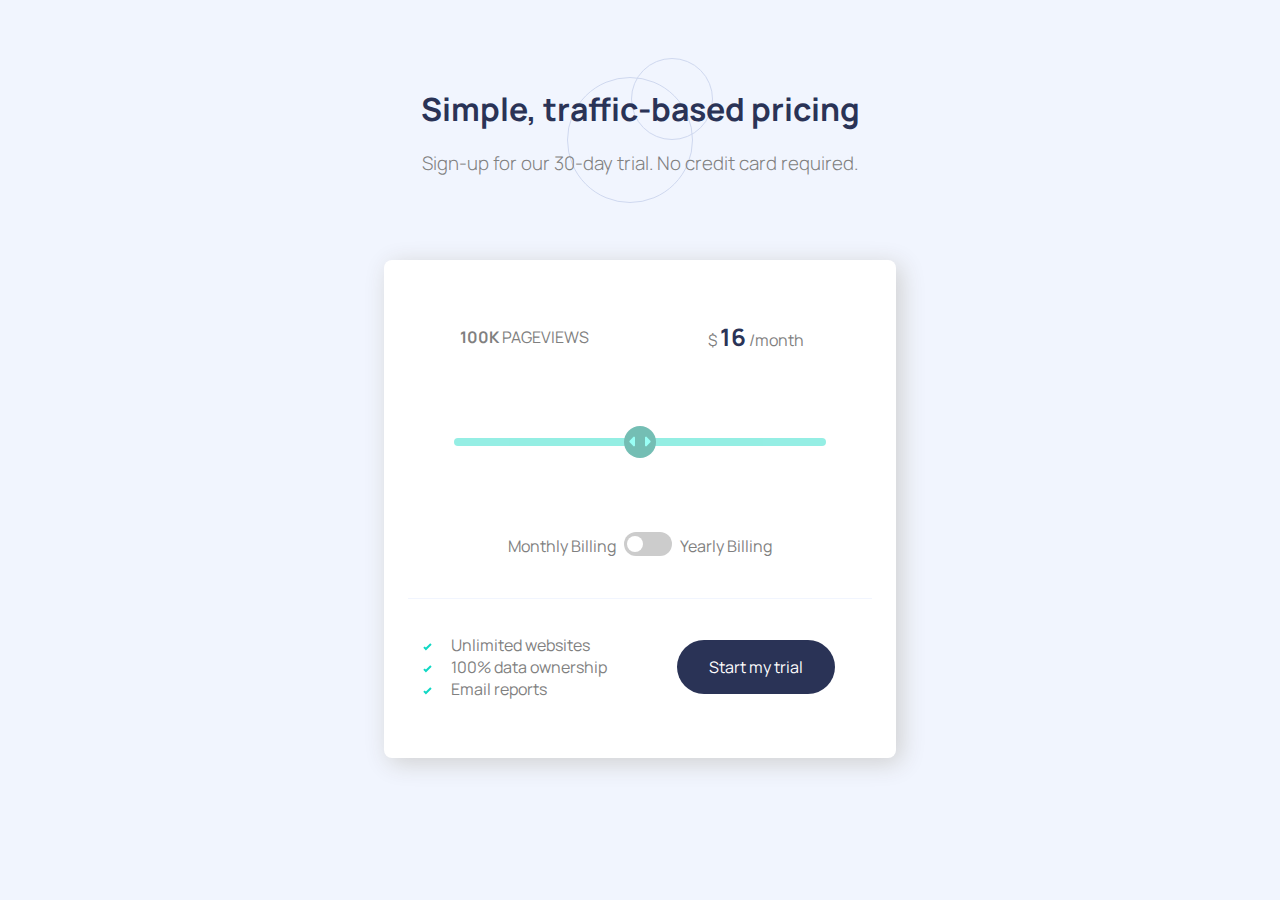
<file: Front End/interactive-pricing-component-main/index.html>
<!DOCTYPE html>
<html lang="en">
<head>
  <meta charset="UTF-8">
  <meta name="viewport" content="width=device-width, initial-scale=1.0"> <!-- displays site properly based on user's device -->

  <link rel="icon" type="image/png" sizes="32x32" href="./images/favicon-32x32.png">
  <link rel="stylesheet" href="./style/index.css">
  
  <title>🌻 Dynamic price 🌻</title>
</head>
<body>
  <header>
    <h1>Simple, traffic-based pricing</h1> 
    <h3>Sign-up for our 30-day trial. No credit card required.</h3>
  </header>


  <div class="offer-box">
    <div class="pageviews center-box">
      <p class="uppercase" ><span id ="pageviewtext">100K</span> Pageviews</p> 
    </div>
    <div class="price center-box">
      <p>$ <span id="pricetext">16</span> /month</p>
      
    </div>
    <div class="slide center-box">
      <input id = "slider" type="range" min="1" max="5">
    </div>
    <div class="billing">
      <span>Monthly Billing</span> 
      <span>
        <label class="switch" for="checkbox">
          <input type="checkbox" id="checkbox" />
          <div class="slider round"></div>
        </label>
      </span>
      <span id = "discount-text">
        Yearly Billing 
        <div id = "discount-amount">25% discount</div>
         
      </span>


    </div>

    <div class="check center-box">
      <p><svg xmlns="http://www.w3.org/2000/svg" width="9" height="8"><path fill="none" stroke="#10D8C4" stroke-width="2" d="M1 4.134l1.907 1.908L7.949 1"/></svg> 
        Unlimited websites </p> 
      <p><svg xmlns="http://www.w3.org/2000/svg" width="9" height="8"><path fill="none" stroke="#10D8C4" stroke-width="2" d="M1 4.134l1.907 1.908L7.949 1"/></svg> 
        100% data ownership</p> 
      <p><svg xmlns="http://www.w3.org/2000/svg" width="9" height="8"><path fill="none" stroke="#10D8C4" stroke-width="2" d="M1 4.134l1.907 1.908L7.949 1"/></svg> 
        Email reports</p> 
    </div>

    <div class="start center-box">
    <div class="button">Start my trial</div>  
      
    </div>
  </div>
  
</body>
<script>
  const pageHandler = (event) => {
    pageviews.innerHTML=''
    price.innerHTML=''
    const offer = cursor.value
    monthlyprice = priceHandler(offer)

    if (offer === "1") {
      pageviews.insertAdjacentHTML('afterbegin', '10K')
      price.insertAdjacentHTML('beforeend', monthlyprice)
    } else if (offer === "2") {
      pageviews.insertAdjacentHTML('afterbegin', '50K')
      price.insertAdjacentHTML('beforeend', monthlyprice)
    } else if (offer === "3") {
      pageviews.insertAdjacentHTML('afterbegin', '100K')
      price.insertAdjacentHTML('beforeend', monthlyprice)
    }else if (offer === "4") {
      pageviews.insertAdjacentHTML('afterbegin', '500K')
      price.insertAdjacentHTML('beforeend', monthlyprice)
    }else if (offer === "5") {
      pageviews.insertAdjacentHTML('afterbegin', '1M')
      price.insertAdjacentHTML('beforeend', monthlyprice)

    }
  }

  const priceHandler = (offer) => {
    let price = 0
    console.log(discount)
    if (offer === "1"){
      price = 8
    } else if (offer === "2") {
      price = 12 
    }else if (offer === "3") {
      price = 16 
    }else if (offer === "4") {
      price = 24
    }else if (offer === "5") {
      price = 36 
    }
    monthcursor.checked === true ? discount.style.display = "inline" : discount.style.display = "none"
    monthcursor.checked === true ? price = price*0.75 : price = price
    return price
  }

  const cursor = document.querySelector("#slider")
  const pageviews = document.querySelector("#pageviewtext")
  const price = document.querySelector("#pricetext")
  const monthcursor = document.querySelector("#checkbox")
  const discount = document.querySelector("#discount-amount")

  cursor.addEventListener("change", (e)=> pageHandler(e))
  monthcursor.addEventListener("change", (e)=> pageHandler(e))

</script>
</html>
</file>
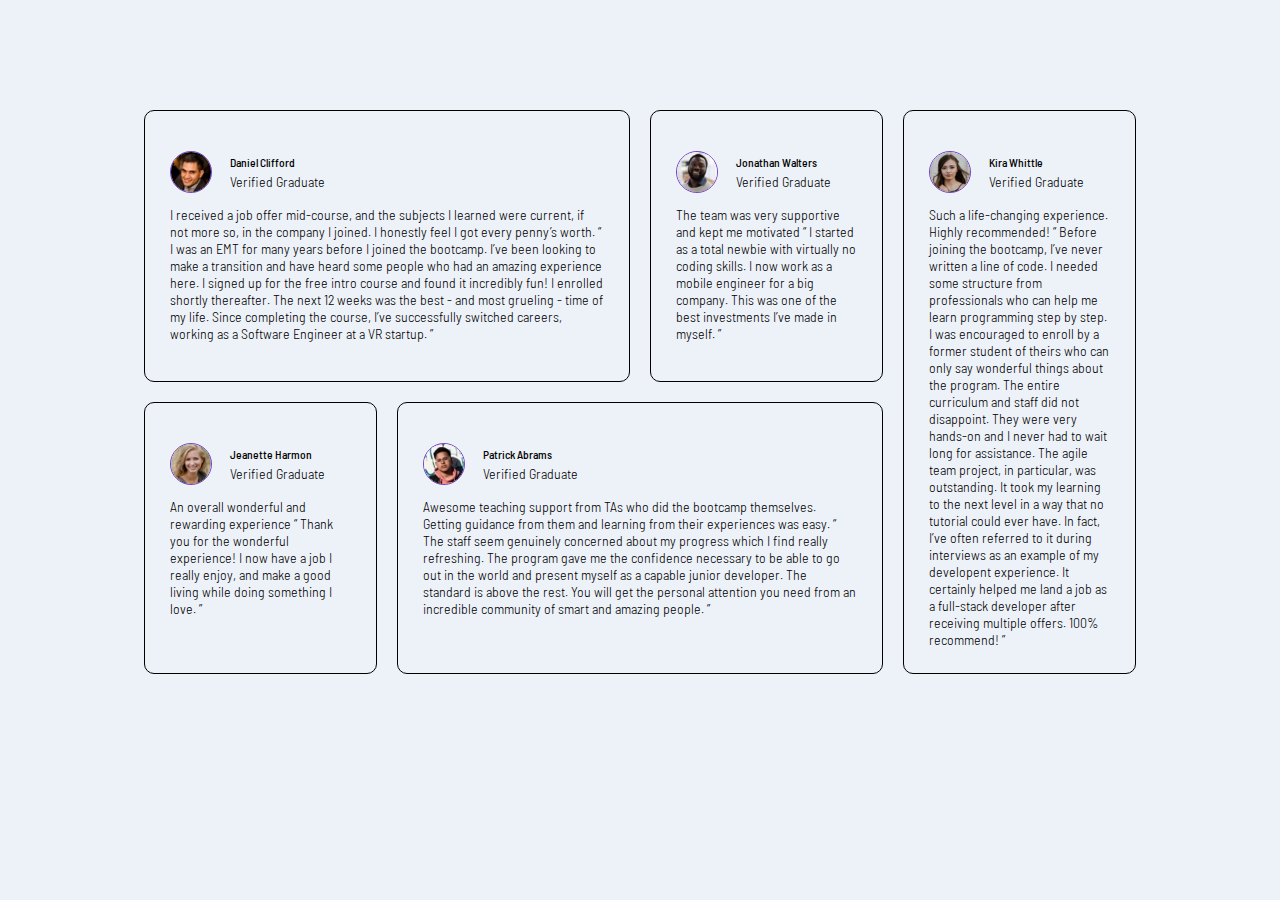
<file: Front End/testimonials-grid-section-main/index.html>
<!DOCTYPE html>
<html lang="en">
<head>
  <meta charset="UTF-8">
  <meta name="viewport" content="width=device-width, initial-scale=1.0"> <!-- displays site properly based on user's device -->

  <link rel="icon" type="image/png" sizes="32x32" href="./images/favicon-32x32.png">
  
  <title>Frontend Mentor | [Challenge Name Here]</title>
  <link rel="stylesheet" href="stylesheet.css">

  <style>

  </style>
</head>
<body>
  <div class="container">
    <div class='daniel card'>
      <div class="card-header">
        <img src="./images/image-daniel.jpg" alt="" class="avatar">
        <div>
          <h5>Daniel Clifford</h5>
          <p>Verified Graduate</p>
        </div>

      </div>

      I received a job offer mid-course, and the subjects I learned were current, if not more so, 
      in the company I joined. I honestly feel I got every penny’s worth.
    
      “ I was an EMT for many years before I joined the bootcamp. I’ve been looking to make a 
      transition and have heard some people who had an amazing experience here. I signed up 
      for the free intro course and found it incredibly fun! I enrolled shortly thereafter. 
      The next 12 weeks was the best - and most grueling - time of my life. Since completing 
      the course, I’ve successfully switched careers, working as a Software Engineer at a VR startup. ”
    </div>

    <div class="jon card">
      <div class="card-header">
        <img src="./images/image-jonathan.jpg" alt="" class="avatar">
        <div>
          <h5>Jonathan Walters</h5>
          <p>Verified Graduate</p> 
        </div>

      </div>
      The team was very supportive and kept me motivated
    
      “ I started as a total newbie with virtually no coding skills. I now work as a mobile engineer 
      for a big company. This was one of the best investments I’ve made in myself. ”
    </div>

    <div class = 'jeanette card'>
      <div class="card-header">
        <img src="./images/image-jeanette.jpg" alt="" class="avatar">
        <div>
          <h5>Jeanette Harmon</h5>
          <p>Verified Graduate</p> 
        </div>

      </div>
        
      An overall wonderful and rewarding experience
    
      “ Thank you for the wonderful experience! I now have a job I really enjoy, and make a good living 
      while doing something I love. ”
    </div>

    <div class="pat card">
      <div class="card-header">
        <img src="./images/image-patrick.jpg" alt="" class="avatar">
        <div>
          <h5>Patrick Abrams</h5>
          <p>Verified Graduate</p> 
        </div>
      </div>    
      Awesome teaching support from TAs who did the bootcamp themselves. Getting guidance from them and 
      learning from their experiences was easy.
    
      “ The staff seem genuinely concerned about my progress which I find really refreshing. The program 
      gave me the confidence necessary to be able to go out in the world and present myself as a capable 
      junior developer. The standard is above the rest. You will get the personal attention you need from 
      an incredible community of smart and amazing people. ”
    </div>
  

  
    <div class="kira card">
      <div class="card-header">
        <img src="./images/image-kira.jpg" alt="" class="avatar">
        <div>
          <h5>Kira Whittle</h5>
          <p>Verified Graduate</p> 
        </div>
      </div>   
    
      Such a life-changing experience. Highly recommended!
    
      “ Before joining the bootcamp, I’ve never written a line of code. I needed some structure from 
      professionals who can help me learn programming step by step. I was encouraged to enroll by a former 
      student of theirs who can only say wonderful things about the program. The entire curriculum and staff 
      did not disappoint. They were very hands-on and I never had to wait long for assistance. The agile team 
      project, in particular, was outstanding. It took my learning to the next level in a way that no tutorial 
      could ever have. In fact, I’ve often referred to it during interviews as an example of my developent 
      experience. It certainly helped me land a job as a full-stack developer after receiving multiple offers. 
      100% recommend! ”
    </div>
    
    
  </div>
 
  <!-- <div class="attribution">
    Challenge by <a href="https://www.frontendmentor.io?ref=challenge" target="_blank">Frontend Mentor</a>. 
    Coded by <a href="#">Your Name Here</a>.
  </div> -->
</body>
</html>
</file>
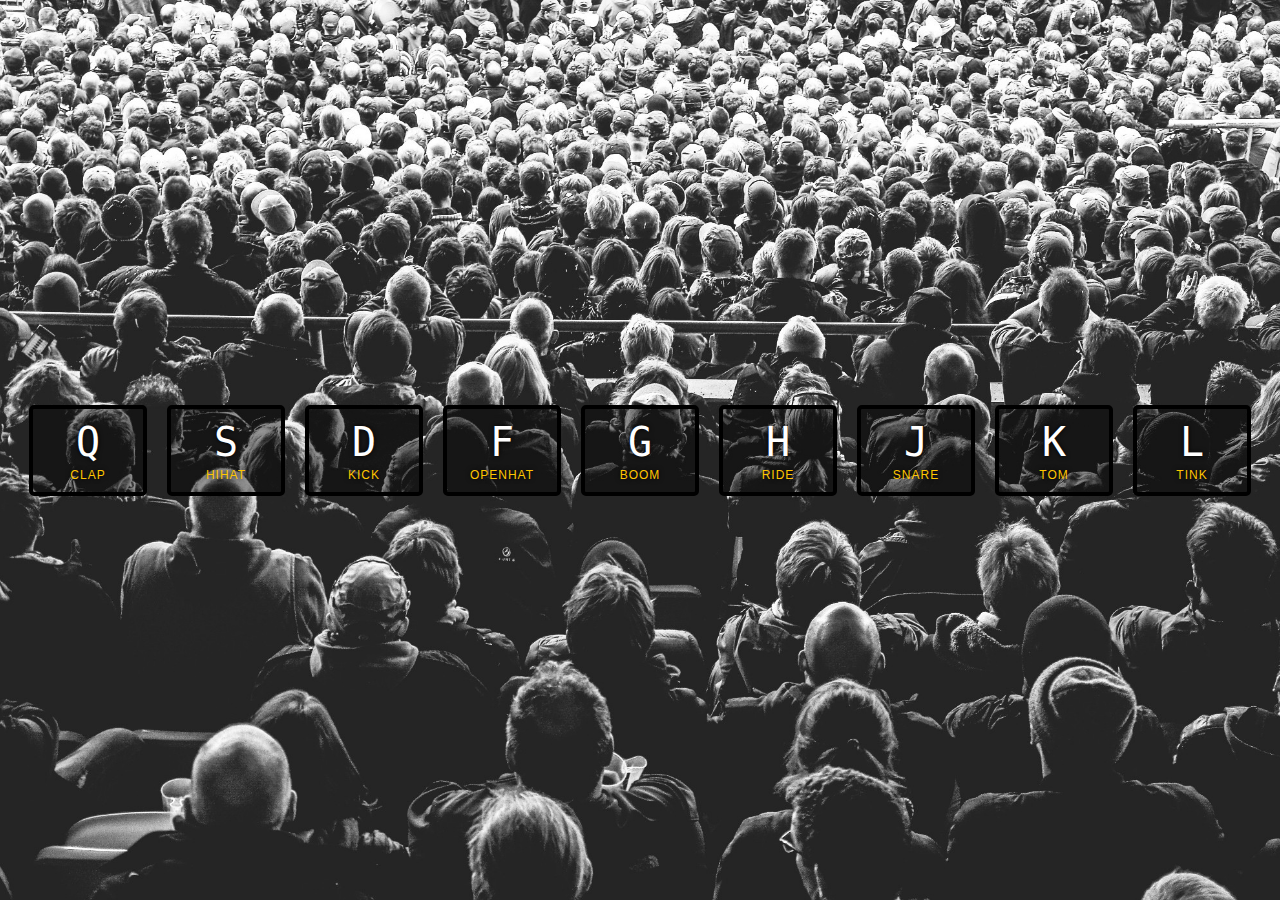
<file: Vanilla JS challenge/01 - JavaScript Drum Kit/index.html>
<!DOCTYPE html>
<html lang="en">
<head>
  <meta charset="UTF-8">
  <title>JS Drum Kit</title>
  <link rel="stylesheet" href="style.css">
</head>
<body>


  <div class="keys">
    <div data-key="81" class="key">
      <kbd>Q</kbd>
      <span class="sound">clap</span>
    </div>
    <div data-key="83" class="key">
      <kbd>S</kbd>
      <span class="sound">hihat</span>
    </div>
    <div data-key="68" class="key">
      <kbd>D</kbd>
      <span class="sound">kick</span>
    </div>
    <div data-key="70" class="key">
      <kbd>F</kbd>
      <span class="sound">openhat</span>
    </div>
    <div data-key="71" class="key">
      <kbd>G</kbd>
      <span class="sound">boom</span>
    </div>
    <div data-key="72" class="key">
      <kbd>H</kbd>
      <span class="sound">ride</span>
    </div>
    <div data-key="74" class="key">
      <kbd>J</kbd>
      <span class="sound">snare</span>
    </div>
    <div data-key="75" class="key">
      <kbd>K</kbd>
      <span class="sound">tom</span>
    </div>
    <div data-key="76" class="key">
      <kbd>L</kbd>
      <span class="sound">tink</span>
    </div>
  </div>

  <audio data-key="81" src="sounds/clap.wav"></audio>
  <audio data-key="83" src="sounds/hihat.wav"></audio>
  <audio data-key="68" src="sounds/kick.wav"></audio>
  <audio data-key="70" src="sounds/openhat.wav"></audio>
  <audio data-key="71" src="sounds/boom.wav"></audio>
  <audio data-key="72" src="sounds/ride.wav"></audio>
  <audio data-key="74" src="sounds/snare.wav"></audio>
  <audio data-key="75" src="sounds/tom.wav"></audio>
  <audio data-key="76" src="sounds/tink.wav"></audio>

<script>
  window.addEventListener("keydown", (e) =>{
    const audio = document.querySelector(`audio[data-key="${e.keyCode}"]`)
    const key = document.querySelector(`.key[data-key="${e.keyCode}"]`)
    audio.currentTime = 0
    audio.play()
    key.classList.add("playing")

  })

  let keys = document.querySelectorAll(".key")

  keys.forEach((key) => {
    key.addEventListener("transitionend", (e) => {
      key.classList.remove("playing")
    })
  })


</script>


</body>
</html>
</file>
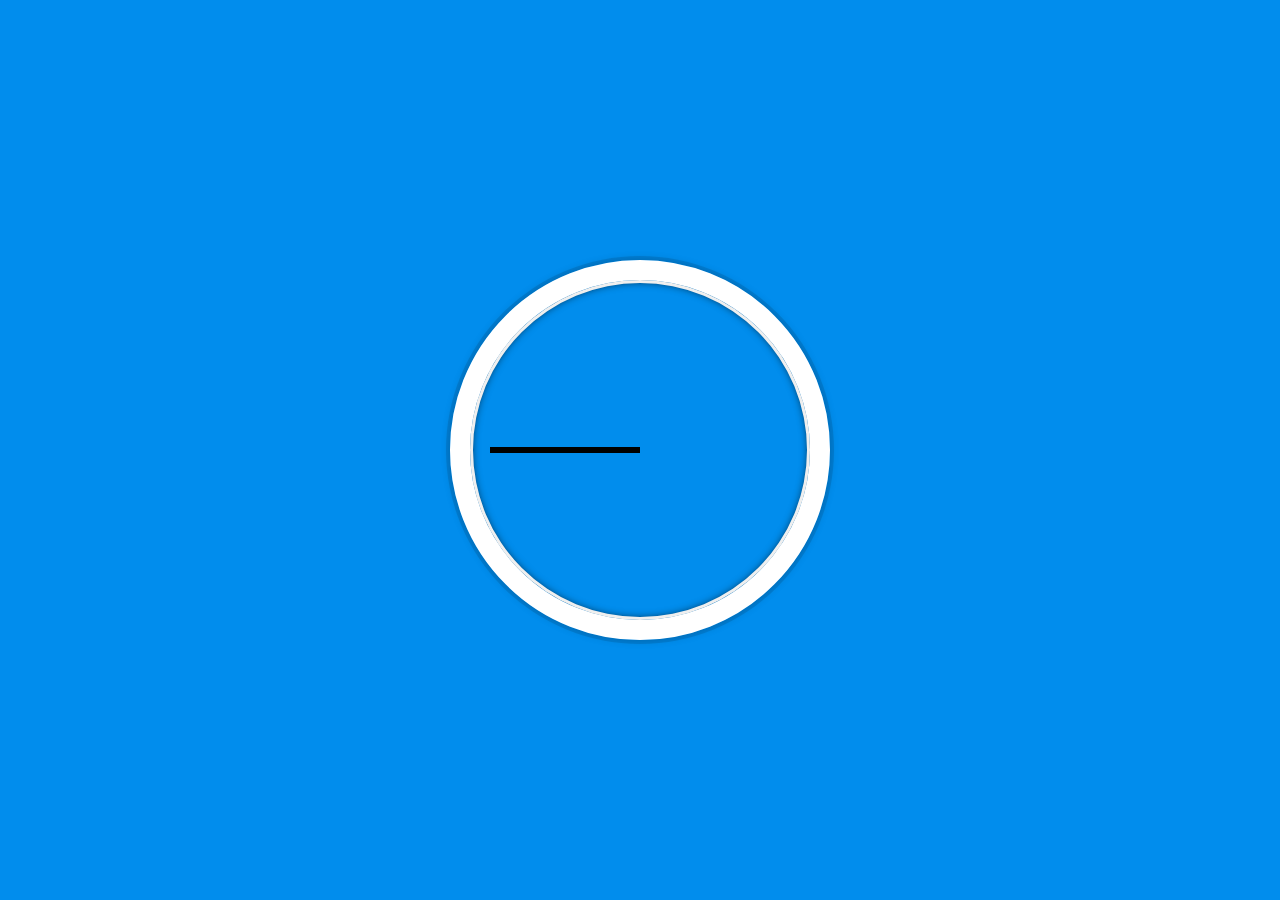
<file: Vanilla JS challenge/02 - JS and CSS Clock/index.html>
<!DOCTYPE html>
<html lang="en">
<head>
  <meta charset="UTF-8">
  <title>JS + CSS Clock</title>
</head>
<body>


    <div class="clock">
      <div class="clock-face">
        <div class="hand hour-hand"></div>
        <div class="hand min-hand"></div>
        <div class="hand second-hand"></div>
      </div>
    </div>


  <style>
    html {
      background: #018DED url(https://unsplash.it/1500/1000?image=881&blur=5);
      background-size: cover;
      font-family: 'helvetica neue';
      text-align: center;
      font-size: 10px;
    }

    body {
      margin: 0;
      font-size: 2rem;
      display: flex;
      flex: 1;
      min-height: 100vh;
      align-items: center;
    }

    .clock {
      width: 30rem;
      height: 30rem;
      border: 20px solid white;
      border-radius: 50%;
      margin: 50px auto;
      position: relative;
      padding: 2rem;
      box-shadow:
        0 0 0 4px rgba(0,0,0,0.1),
        inset 0 0 0 3px #EFEFEF,
        inset 0 0 10px black,
        0 0 10px rgba(0,0,0,0.2);
    }


    .clock-face {
      position: relative;
      width: 100%;
      height: 100%;
      transform: translateY(-3px); /* account for the height of the clock hands */
    }

    .hand {
      width: 50%;
      height: 6px;
      background: black;
      position: absolute;
      top: 50%;
      transform-origin: right;
    }

  </style>

  <script>

    const setDate = () => {
      const now = new Date
      const seconds = now.getSeconds()
      const minutes = now.getMinutes()
      const hours = now.getHours()
      moveHands(seconds, minutes, hours)
    }

    setInterval(setDate, 1000)

    const moveHands = (seconds, minutes, hours) =>{
      const handHours = document.querySelector(".hour-hand")
      const handSeconds = document.querySelector(".second-hand")
      const handMinutes = document.querySelector(".min-hand")

      const setSeconds = ((seconds/60) *360) + 90
      const setMinutes = ((minutes/60) *360) + 90
      const setHours = ((hours/12) *360) + 90

      handSeconds.style.transform = `rotate(${setSeconds}deg)`
      handMinutes.style.transform = `rotate(${setMinutes}deg)`
      handHours.style.transform = `rotate(${setHours}deg)`

    }


  </script>
</body>
</html>
</file>
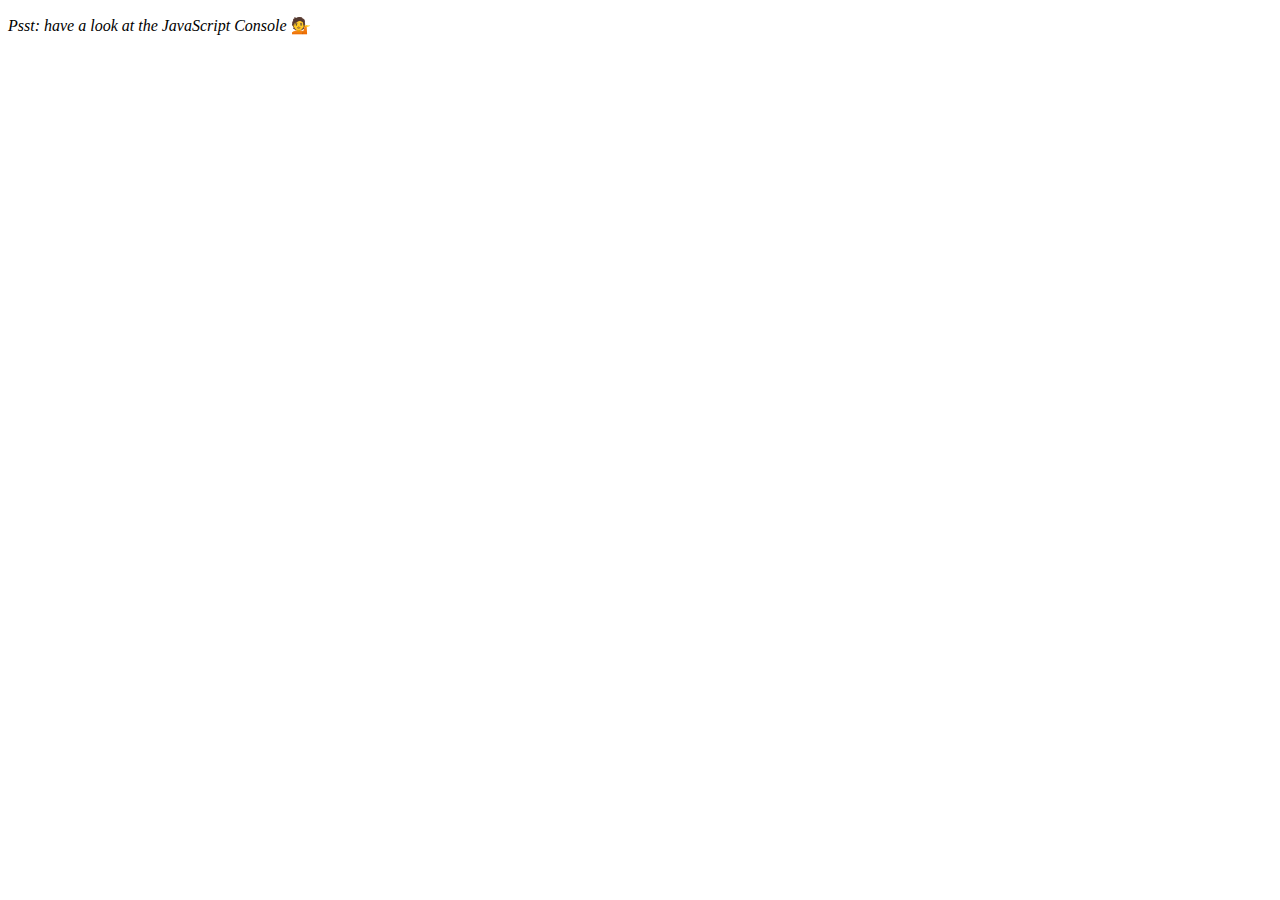
<file: Vanilla JS challenge/04 - Array Cardio Day 1/index.html>
<!DOCTYPE html>
<html lang="en">
<head>
  <meta charset="UTF-8">
  <title>Array Cardio 💪</title>
</head>
<body>
  <p><em>Psst: have a look at the JavaScript Console</em> 💁</p>
  <script>
    // Get your shorts on - this is an array workout!
    // ## Array Cardio Day 1

    // Some data we can work with

    const inventors = [
      { first: 'Albert', last: 'Einstein', year: 1879, passed: 1955 },
      { first: 'Isaac', last: 'Newton', year: 1643, passed: 1727 },
      { first: 'Galileo', last: 'Galilei', year: 1564, passed: 1642 },
      { first: 'Marie', last: 'Curie', year: 1867, passed: 1934 },
      { first: 'Johannes', last: 'Kepler', year: 1571, passed: 1630 },
      { first: 'Nicolaus', last: 'Copernicus', year: 1473, passed: 1543 },
      { first: 'Max', last: 'Planck', year: 1858, passed: 1947 },
      { first: 'Katherine', last: 'Blodgett', year: 1898, passed: 1979 },
      { first: 'Ada', last: 'Lovelace', year: 1815, passed: 1852 },
      { first: 'Sarah E.', last: 'Goode', year: 1855, passed: 1905 },
      { first: 'Lise', last: 'Meitner', year: 1878, passed: 1968 },
      { first: 'Hanna', last: 'Hammarström', year: 1829, passed: 1909 }
    ];

    const people = [
      'Bernhard, Sandra', 'Bethea, Erin', 'Becker, Carl', 'Bentsen, Lloyd', 'Beckett, Samuel', 'Blake, William', 'Berger, Ric', 'Beddoes, Mick', 'Beethoven, Ludwig',
      'Belloc, Hilaire', 'Begin, Menachem', 'Bellow, Saul', 'Benchley, Robert', 'Blair, Robert', 'Benenson, Peter', 'Benjamin, Walter', 'Berlin, Irving',
      'Benn, Tony', 'Benson, Leana', 'Bent, Silas', 'Berle, Milton', 'Berry, Halle', 'Biko, Steve', 'Beck, Glenn', 'Bergman, Ingmar', 'Black, Elk', 'Berio, Luciano',
      'Berne, Eric', 'Berra, Yogi', 'Berry, Wendell', 'Bevan, Aneurin', 'Ben-Gurion, David', 'Bevel, Ken', 'Biden, Joseph', 'Bennington, Chester', 'Bierce, Ambrose',
      'Billings, Josh', 'Birrell, Augustine', 'Blair, Tony', 'Beecher, Henry', 'Biondo, Frank'
    ];

    // Array.prototype.filter()
    // 1. Filter the list of inventors for those who were born in the 1500's
    // const filterByYear = (array) => {
    //   array.forEach(element) => {
    //     console.log(element)
    //   }
    // }

    const fifteen = inventors.filter(inventor => {
      if (inventor.year >= 1500 && inventor.year <= 1599){
        return true
      }
    })

    console.table(fifteen)

    // Array.prototype.map()
    // 2. Give us an array of the inventors first and last names

    const names = inventors.map(inventor => `${inventor.first} ${inventor.last}`)
    console.log(names)

    // Array.prototype.sort()
    // 3. Sort the inventors by birthdate, oldest to youngest

    const sortedInventors = inventors.sort((a,b)=> a.year > b.year ? 1 : -1)
    console.table(sortedInventors)


    // Array.prototype.reduce()
    // 4. How many years did all the inventors live all together?

    // const lifeTime1 = inventors.map((inventor) => inventor.passed - inventor.year)
    // console.log("prems technique")
    // console.log(lifeTime1.reduce((a,b)=> a + b, 0))

    const lifeTime = inventors.reduce((total, inventor)=> {
      return total + (inventor.passed - inventor.year)
    }, 0)
    // console.log("deuz technique")

    console.log(lifeTime)

    // 5. Sort the inventors by years lived

    const oldest = inventors.sort((a,b)=> {
      const lastGuy = a.passed - a.year
      const otherGuy = b.passed - b.year
      return lastGuy > otherGuy ? 1 : -1
    })

    console.table(oldest)

    // 6. create a list of Boulevards in Paris that contain 'de' anywhere in the name
    // https://en.wikipedia.org/wiki/Category:Boulevards_in_Paris




    // 7. sort Exercise
    // Sort the people alphabetically by last name
    const alpha = people.sort((a,b)=> a > b ? 1 : -1)

    console.log(alpha)


    // 8. Reduce Exercise
    // Sum up the instances of each of these
    const data = ['car', 'car', 'truck', 'truck', 'bike', 'walk', 'car', 'van', 'bike', 'walk', 'car', 'van', 'car', 'truck' ];

    const count = data.reduce((object, item)=> {
      object[item] = object[item] === undefined ? 1 : object[item] += 1
      return object
    }, {})

    console.log(count)

  </script>
</body>
</html>
</file>
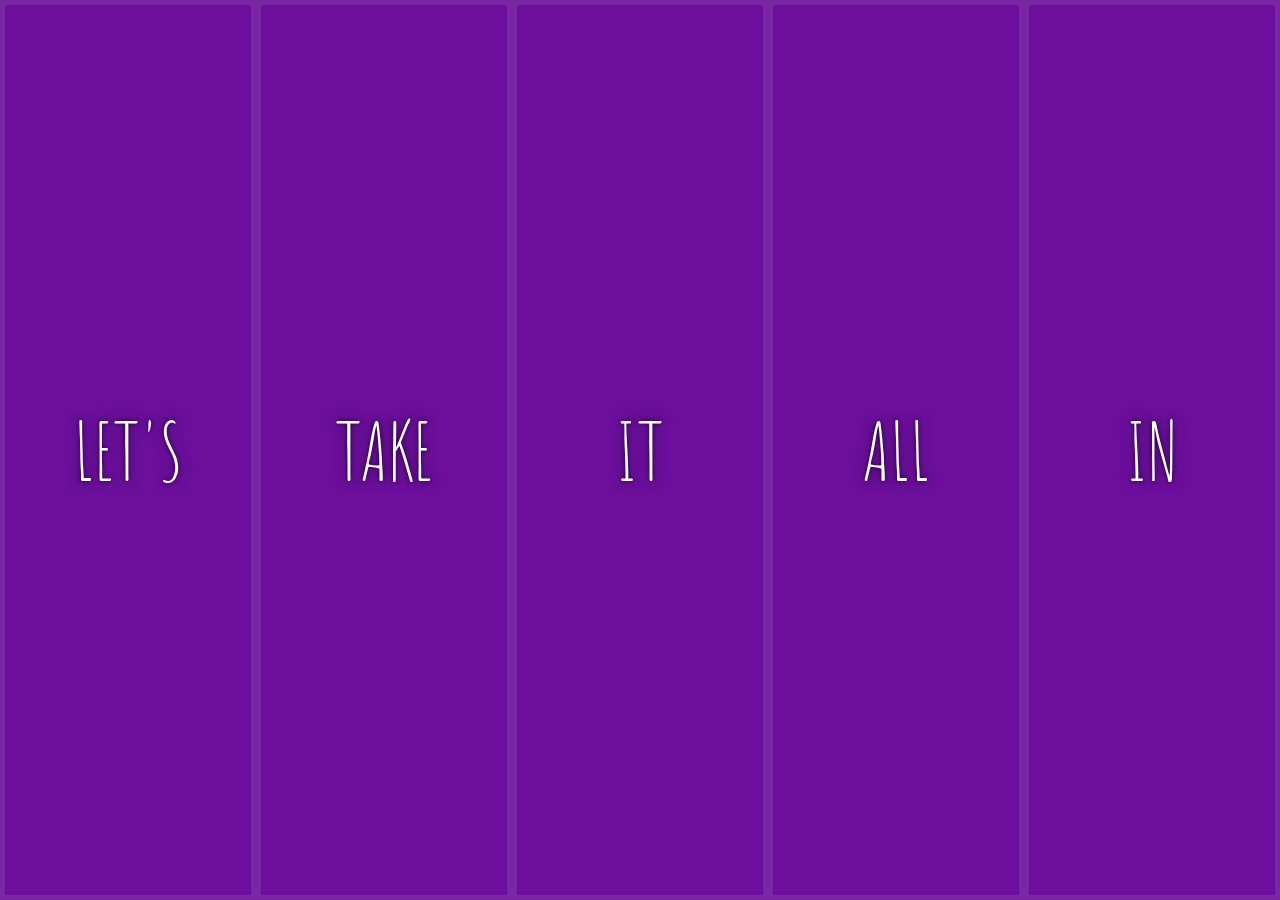
<file: Vanilla JS challenge/05 - Flex Panel Gallery/index.html>
<!DOCTYPE html>
<html lang="en">
<head>
  <meta charset="UTF-8">
  <title>Flex Panels 💪</title>
  <link href='https://fonts.googleapis.com/css?family=Amatic+SC' rel='stylesheet' type='text/css'>
</head>
<body>
  <style>
    html {
      box-sizing: border-box;
      background: #ffc600;
      font-family: 'helvetica neue';
      font-size: 20px;
      font-weight: 200;
    }

    body {
      margin: 0;
    }

    *, *:before, *:after {
      box-sizing: inherit;
    }

    .panels {
      min-height: 100vh;
      overflow: hidden;
      display:flex;
      justify-content: space-between;
      align-items: stretch;
    }

    .panel {
      display: flex;
      flex-direction: column;
      background: #6B0F9C;
      flex:1;
      box-shadow: inset 0 0 0 5px rgba(255,255,255,0.1);
      color: white;
      text-align: center;
      align-items: center;
      /* Safari transitionend event.propertyName === flex */
      /* Chrome + FF transitionend event.propertyName === flex-grow */
      transition:
        font-size 0.7s cubic-bezier(0.61,-0.19, 0.7,-0.11),
        flex 0.7s cubic-bezier(0.61,-0.19, 0.7,-0.11),
        background 0.2s;
      font-size: 20px;
      background-size: cover;
      background-position: center;
      justify-content: center;
      align-items: center;
    }

    .panel1 { background-image:url(https://source.unsplash.com/gYl-UtwNg_I/1500x1500); }
    .panel2 { background-image:url(https://source.unsplash.com/rFKUFzjPYiQ/1500x1500); }
    .panel3 { background-image:url(https://images.unsplash.com/photo-1465188162913-8fb5709d6d57?ixlib=rb-0.3.5&q=80&fm=jpg&crop=faces&cs=tinysrgb&w=1500&h=1500&fit=crop&s=967e8a713a4e395260793fc8c802901d); }
    .panel4 { background-image:url(https://source.unsplash.com/ITjiVXcwVng/1500x1500); }
    .panel5 { background-image:url(https://source.unsplash.com/3MNzGlQM7qs/1500x1500); }

    /* Flex Children */
    .panel > * {
      margin: 0;
      width: 100%;
      transition: transform 0.5s;
      display: flex;
      align-items: center;
      justify-content: center;
      flex:1;

    }

    .panel :first-child{
      transform:translateY(-100%);
    }

    .panel :last-child{
      transform:translateY(+100%);
    }

    .panel p {
      text-transform: uppercase;
      font-family: 'Amatic SC', cursive;
      text-shadow: 0 0 4px rgba(0, 0, 0, 0.72), 0 0 14px rgba(0, 0, 0, 0.45);
      font-size: 2em;
    }

    .panel p:nth-child(2) {
      font-size: 4em;
    }

    .panel.open {
      flex:5;
      font-size: 40px;
    }

    .panel.open-active :first-child{
      transform:translateY(0);
    }

    .open-active :last-child{
      transform:translateY(0);
    }

  </style>


  <div class="panels">
    <div class="panel panel1">
      <p>Hey</p>
      <p>Let's</p>
      <p>Dance</p>
    </div>
    <div class="panel panel2">
      <p>Give</p>
      <p>Take</p>
      <p>Receive</p>
    </div>
    <div class="panel panel3">
      <p>Experience</p>
      <p>It</p>
      <p>Today</p>
    </div>
    <div class="panel panel4">
      <p>Give</p>
      <p>All</p>
      <p>You can</p>
    </div>
    <div class="panel panel5">
      <p>Life</p>
      <p>In</p>
      <p>Motion</p>
    </div>
  </div>

  <script>

    const panels = document.querySelectorAll(".panel")
    panels.forEach(panel => panel.addEventListener("click", (e) =>{
      panel.classList.toggle("open-active")
      panel.classList.toggle("open")
    }))


  </script>



</body>
</html>
</file>
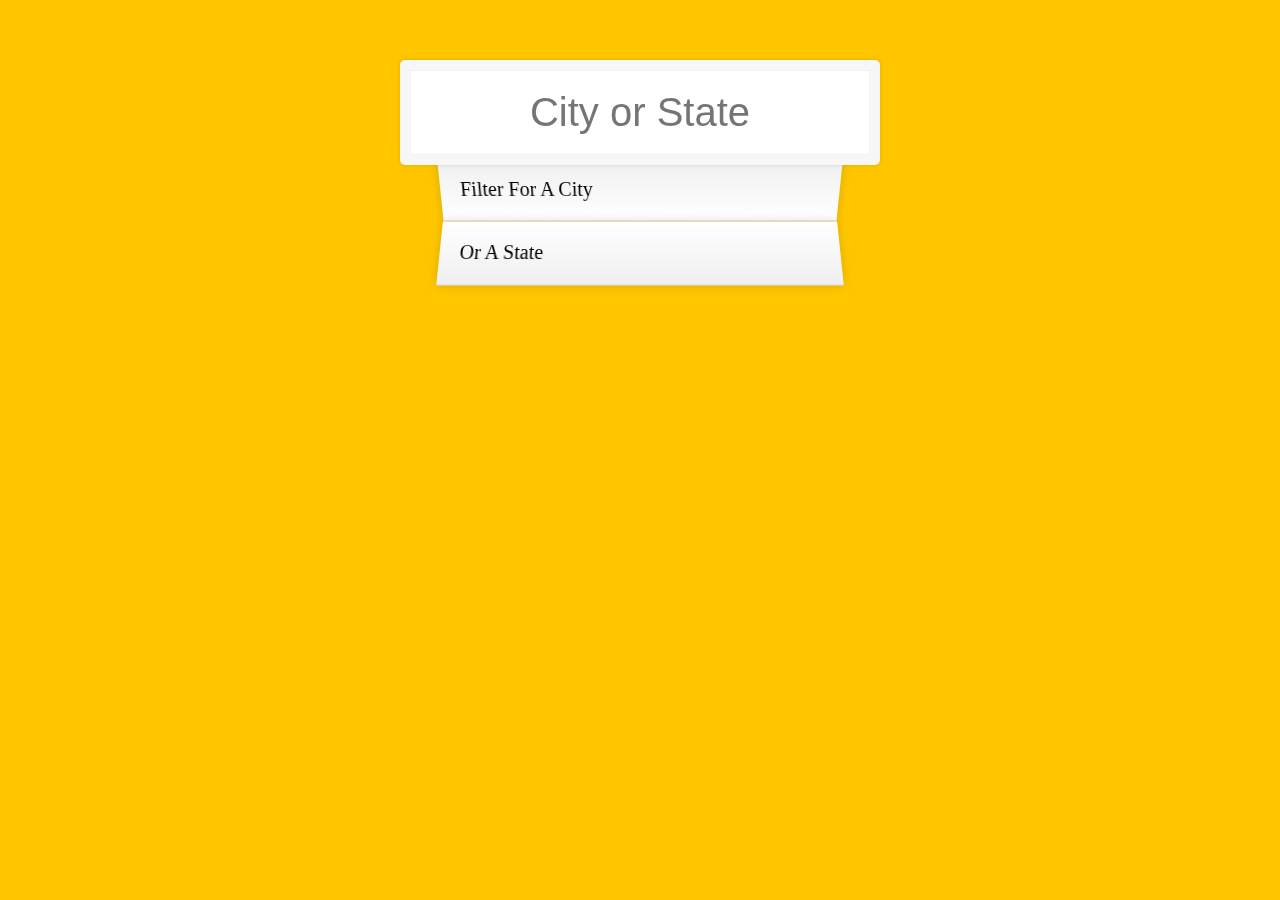
<file: Vanilla JS challenge/06 - Type Ahead/index.html>
<!DOCTYPE html>
<html lang="en">
<head>
  <meta charset="UTF-8">
  <title>Type Ahead 👀</title>
  <link rel="stylesheet" href="style.css">
</head>
<body>

  <form class="search-form">
    <input type="text" class="search" placeholder="City or State">
    <ul class="suggestions">
      <li>Filter for a city</li>
      <li>or a state</li>
    </ul>
  </form>
<script>
const endpoint = 'https://gist.githubusercontent.com/Miserlou/c5cd8364bf9b2420bb29/raw/2bf258763cdddd704f8ffd3ea9a3e81d25e2c6f6/cities.json';
const searchbar = document.querySelector(".search")
const cityList = document.querySelector(".suggestions")


const searchPlace = (event) => {
  fetch(endpoint)
    .then(response => response.json())
    .then((data) => {
      const input = searchbar.value;
      const regex = new RegExp(input, "gi")
      findCities(regex, data)
    });
}

const findCities = (regex, data) =>{
    const cities = data.filter(place => place.city.match(regex)|| place.state.match(regex))
    displayCities(cities)
}

const displayCities = (cities) => {
  console.log(cities)
  cityList.innerHTML = '';
  cities.map(city => {
    cityList.insertAdjacentHTML("beforeend", `<li>${city.city}</li>`)
  })
}

searchbar.addEventListener("keyup", searchPlace);
searchbar.addEventListener('change', searchPlace);




</script>
</body>
</html>
</file>
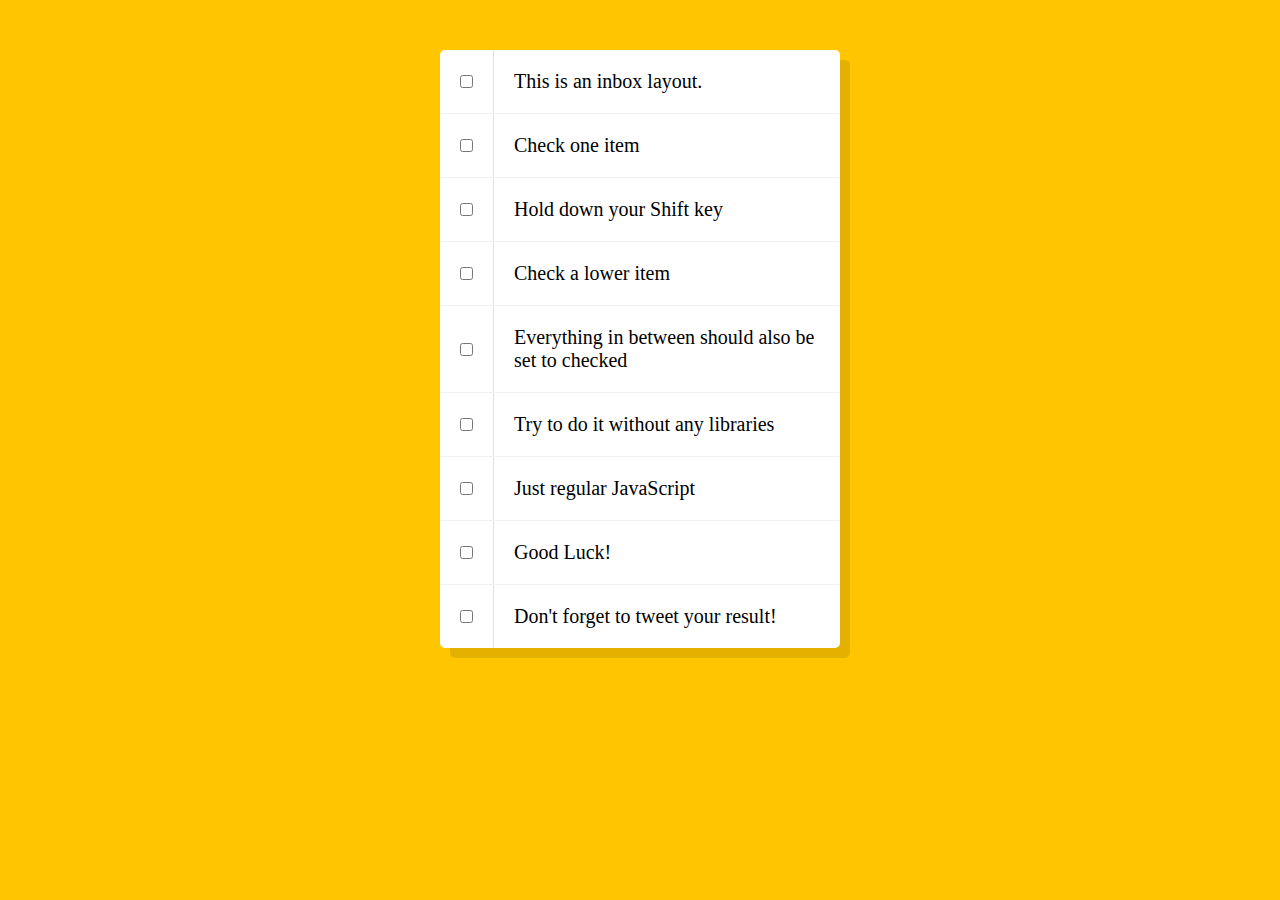
<file: Vanilla JS challenge/10 - Hold Shift and Check Checkboxes/index.html>
<!DOCTYPE html>
<html lang="en">
<head>
  <meta charset="UTF-8">
  <title>Hold Shift to Check Multiple Checkboxes</title>
</head>
<body>
  <style>

    html {
      font-family: sans-serif;
      background: #ffc600;
    }

    .inbox {
      max-width: 400px;
      margin: 50px auto;
      background: white;
      border-radius: 5px;
      box-shadow: 10px 10px 0 rgba(0,0,0,0.1);
    }

    .item {
      display: flex;
      align-items: center;
      border-bottom: 1px solid #F1F1F1;
    }

    .item:last-child {
      border-bottom: 0;
    }

    input:checked + p {
      background: #F9F9F9;
      text-decoration: line-through;
    }

    input[type="checkbox"] {
      margin: 20px;
    }

    p {
      margin: 0;
      padding: 20px;
      transition: background 0.2s;
      flex: 1;
      font-family:'helvetica neue';
      font-size: 20px;
      font-weight: 200;
      border-left: 1px solid #D1E2FF;
    }
  </style>
   <!--
   The following is a common layout you would see in an email client.

   When a user clicks a checkbox, holds Shift, and then clicks another checkbox a few rows down, all the checkboxes inbetween those two checkboxes should be checked.

  -->
  <div class="inbox">
    <div class="item">
      <input type="checkbox">
      <p>This is an inbox layout.</p>
    </div>
    <div class="item">
      <input type="checkbox">
      <p>Check one item</p>
    </div>
    <div class="item">
      <input type="checkbox">
      <p>Hold down your Shift key</p>
    </div>
    <div class="item">
      <input type="checkbox">
      <p>Check a lower item</p>
    </div>
    <div class="item">
      <input type="checkbox">
      <p>Everything in between should also be set to checked</p>
    </div>
    <div class="item">
      <input type="checkbox">
      <p>Try to do it without any libraries</p>
    </div>
    <div class="item">
      <input type="checkbox">
      <p>Just regular JavaScript</p>
    </div>
    <div class="item">
      <input type="checkbox">
      <p>Good Luck!</p>
    </div>
    <div class="item">
      <input type="checkbox">
      <p>Don't forget to tweet your result!</p>
    </div>
  </div>

<script>
  const first_checked = document.querySelector("input:checked")
  const checkboxes = document.querySelectorAll("input")

  let lastChecked;

// console.log(this.document.activeElement.checked)

  // const checkTheBox = checkboxes.forEach(checkbox => {
  //   console.log("hi from check the box")
  // })

function handleCheck(e) {
  let inBetween = false
  if (e.shiftKey === true && this.checked){
    checkboxes.forEach(checkbox => {
      if (checkbox === this || checkbox === lastChecked){
        inBetween = !inBetween
      }

      if (inBetween){
        checkbox.checked = true
      }

    })
  }
  lastChecked = this
}

  checkboxes.forEach(checkbox => checkbox.addEventListener("click", handleCheck))

</script>
</body>
</html>
</file>
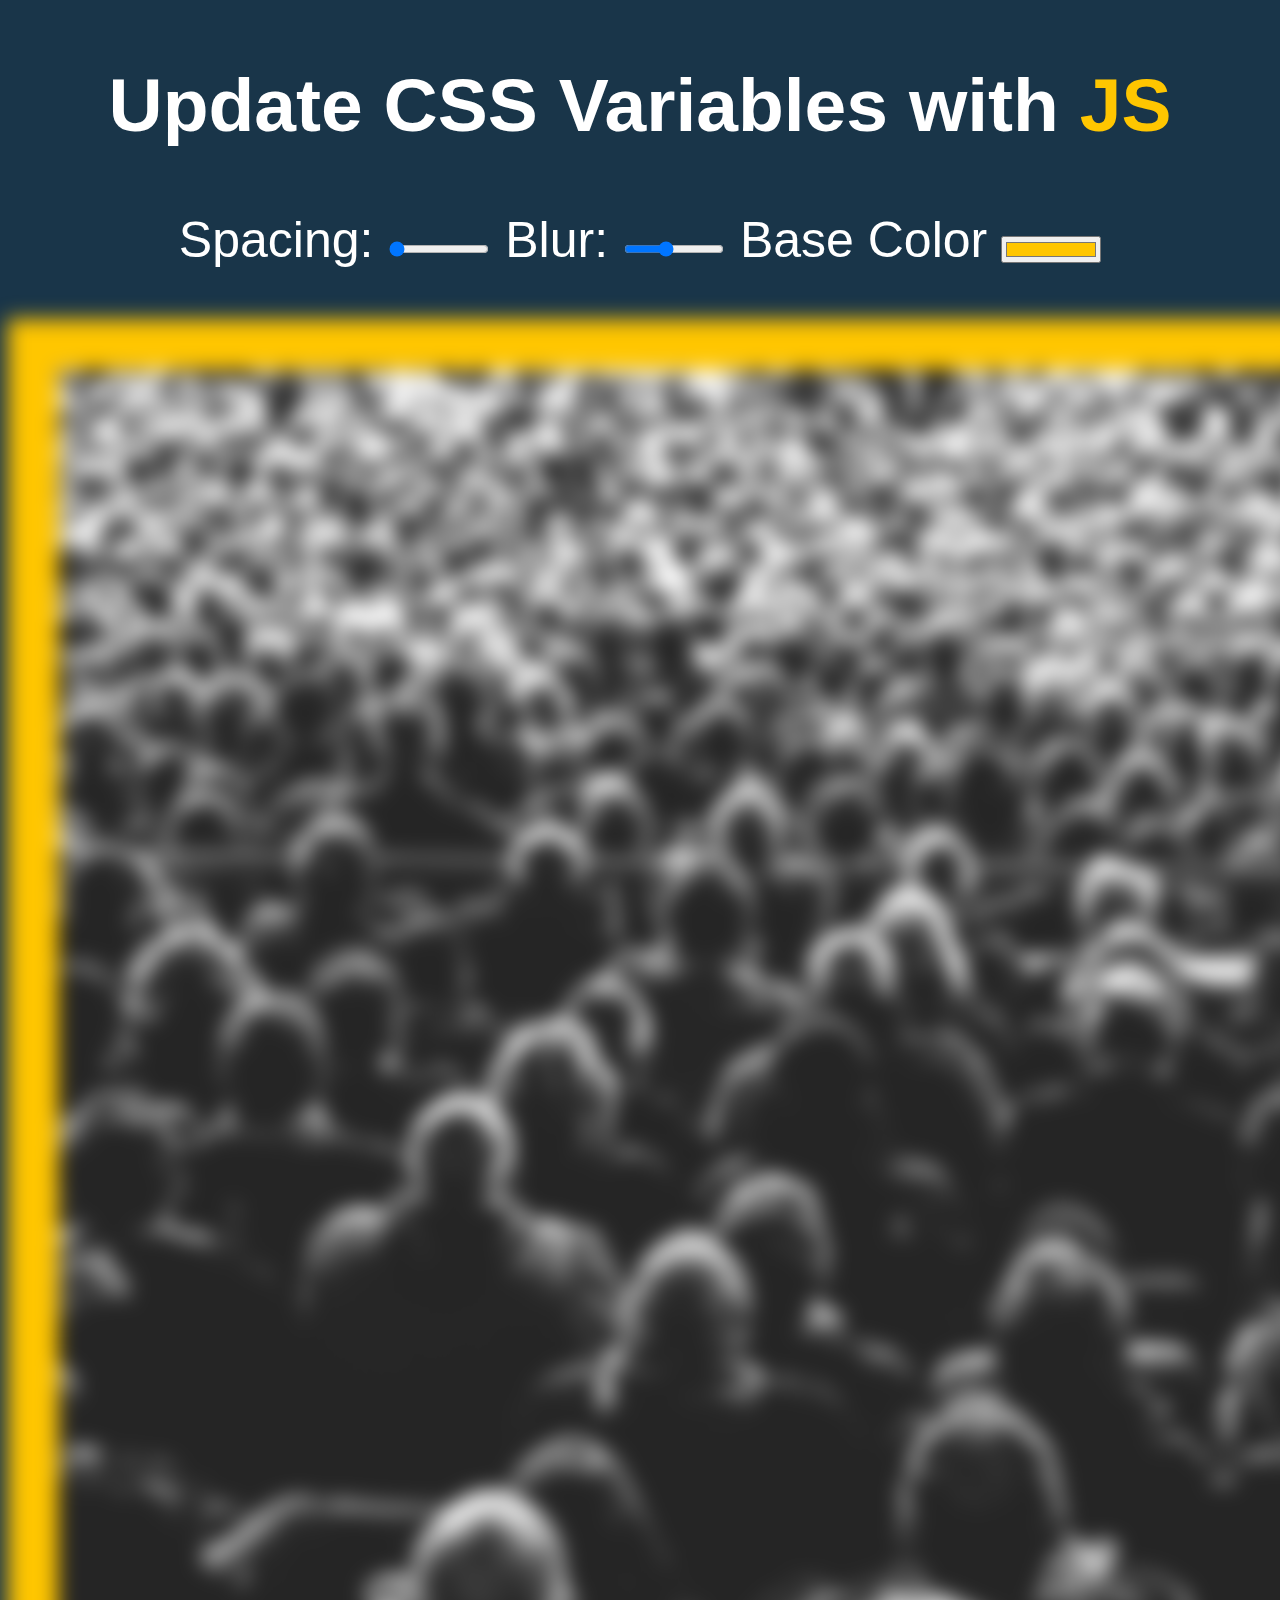
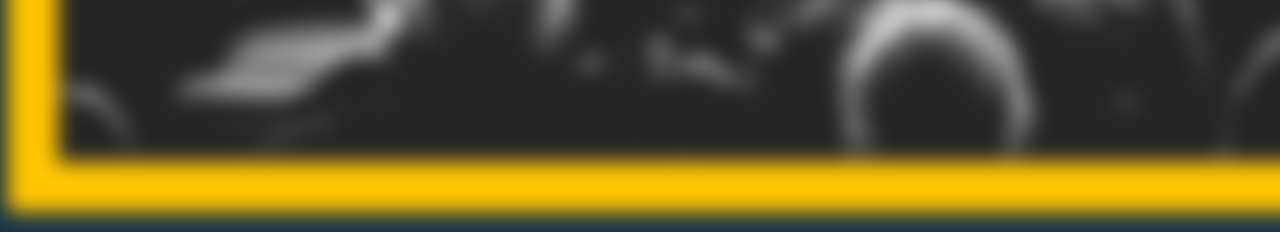
<file: Vanilla JS challenge/03 - CSS Variables/index-START.html>
<!DOCTYPE html>
<html lang="en">
<head>
  <meta charset="UTF-8">
  <title>Scoped CSS Variables and JS</title>
</head>
<body>
  <h2>Update CSS Variables with <span class='h1'>JS</span></h2>

  <div class="controls">
    <label for="spacing">Spacing:</label>
    <input id="spacing" type="range" name="spacing" min="10" max="200" value="10" data-sizing="px">

    <label for="blur">Blur:</label>
    <input id="blur" type="range" name="blur" min="0" max="25" value="10" data-sizing="px">

    <label for="base">Base Color</label>
    <input id="base" type="color" name="base" value="#ffc600" data-sizing="">
  </div>

  <img src="background.jpg">

  <style>
    :root{
      --base:#ffc600;
      --spacing:50px;
      --blur:10px;
    }

    img{
      padding: var(--spacing);
      background: var(--base);
      filter: blur(var(--blur));
    }

    .h1{
      color: var(--base);
    }

    body {
      text-align: center;
      background: #193549;
      color: white;
      font-family: 'helvetica neue', sans-serif;
      font-weight: 100;
      font-size: 50px;
    }

    .controls {
      margin-bottom: 50px;
    }

    input {
      width: 100px;
    }
  </style>


  <script>
    const inputs = document.querySelectorAll("input")
    const image = document.querySelector("img")
    inputs.forEach((input)=>{
      input.addEventListener("change", (e) =>
        document.documentElement.style.setProperty(`--${input.name}`, input.value + input.dataset.sizing)
      )
    })

  </script>

</body>
</html>
</file>
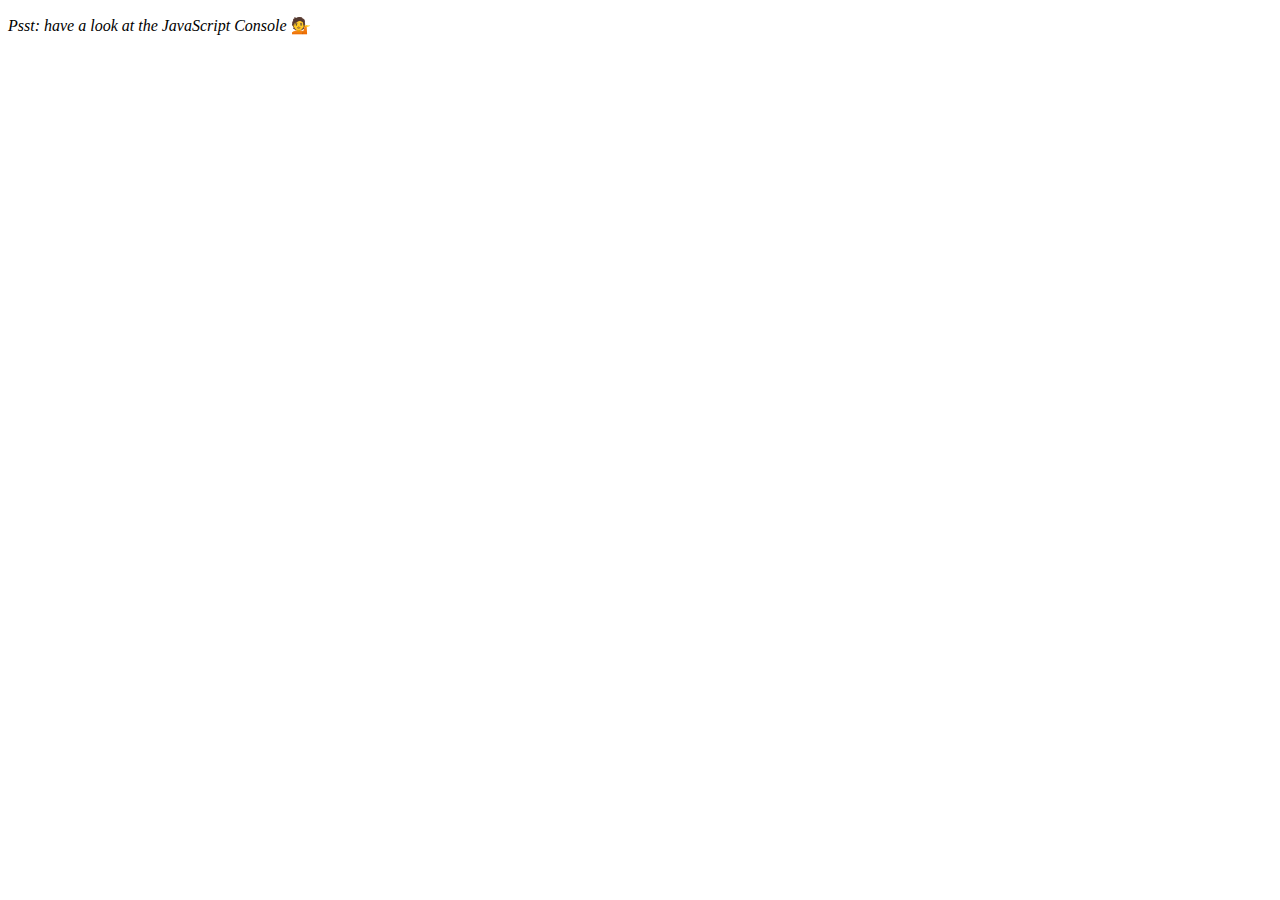
<file: Vanilla JS challenge/07 - Array Cardio Day 2/index-START.html>
<!DOCTYPE html>
<html lang="en">
<head>
  <meta charset="UTF-8">
  <title>Array Cardio 💪💪</title>
</head>
<body>
  <p><em>Psst: have a look at the JavaScript Console</em> 💁</p>
  <script>
    // ## Array Cardio Day 2

    const people = [
      { name: 'Wes', year: 1988 },
      { name: 'Kait', year: 1986 },
      { name: 'Irv', year: 1970 },
      { name: 'Lux', year: 2015 }
    ];

    const comments = [
      { text: 'Love this!', id: 523423 },
      { text: 'Super good', id: 823423 },
      { text: 'You are the best', id: 2039842 },
      { text: 'Ramen is my fav food ever', id: 123523 },
      { text: 'Nice Nice Nice!', id: 542328 }
    ];

    // Some and Every Checks
    // Array.prototype.some() // is at least one person 19 or older?
    const adult = element => (2021 - element.year) >= 19

    console.log(people.some(adult))
    // Array.prototype.every() // is everyone 19 or older?
    console.log(people.every(adult))


    // Array.prototype.find()
    // Find is like filter, but instead returns just the one you are looking for
    // find the comment with the ID of 823423
    console.log(comments.find(comment => comment.id ===823423))

    // Array.prototype.findIndex()
    // Find the comment with this ID
    // delete the comment with the ID of 823423

    const toDelete = comments.findIndex(comment => comment.id ===823423)
    console.log(comments)
    delete comments[toDelete]

    console.log(comments)



  </script>
</body>
</html>
</file>
<file: Front End/interactive-pricing-component-main/style/index.css>
@import url(./cursor.css);
@import url(./stylesheet.css);
@import url(./media.css);
</file>
<file: Front End/testimonials-grid-section-main/stylesheet.css>
@import url('https://fonts.googleapis.com/css2?family=Barlow+Semi+Condensed:wght@300;500;600&display=swap');

body{
    background-color: #EDF2F8;
    font-family: 'Barlow Semi Condensed', sans-serif;
    font-weight: 300;
    font-size: 14px;
}

.container{
    width: 80%;
    margin: 100px auto;
    display: grid;
    grid-template-rows: 1fr 1fr;
    grid-template-columns: 1fr 1fr 1fr 1fr;
}

.card{
    display: flex;
    flex-direction: column;
    border: 1px solid black;
    border-radius: 10px;
    padding: 25px;
    margin: 10px;
}

.card-header{
    display: grid;
    grid-template-columns: 60px 1fr;
    grid-template-rows: 70px;
}
h5{
    font-weight: 500;
    margin-bottom: 4px;
}
p{
    margin: 0;
}

.avatar{
    height:40px;
    border-radius: 50%;
    border:hsl(263, 55%, 52%) 1px solid;
    align-items: center;
    margin: 15px  auto 15px 0px;
}

.daniel {
    grid-column: 1/3;
}

.jon{
    grid-column: 3/4;
}

.jeanette{
    grid-column: 1/2;
    grid-row: 2;
}

.pat{
    grid-column: 2/4;
    grid-row: 2;
}

.kira{
    grid-column: 4/5;
    grid-row: 1/3;
}




@media (max-width: 540px) {
/* Grid container */
    .container{
        display: inline-block;
        margin: 0 auto;
        width: 100%;
    }
}
</file>
<file: Vanilla JS challenge/01 - JavaScript Drum Kit/style.css>
html {
  font-size: 10px;
  background: url('./background.jpg') bottom center;
  background-size: cover;
}

body,html {
  margin: 0;
  padding: 0;
  font-family: sans-serif;
}

.keys {
  display: flex;
  flex: 1;
  min-height: 100vh;
  align-items: center;
  justify-content: center;
}

.key {
  border: .4rem solid black;
  border-radius: .5rem;
  margin: 1rem;
  font-size: 1.5rem;
  padding: 1rem .5rem;
  transition: all .07s ease;
  width: 10rem;
  text-align: center;
  color: white;
  background: rgba(0,0,0,0.4);
  text-shadow: 0 0 .5rem black;
}

.playing {
  transform: scale(1.1);
  border-color: #ffc600;
  box-shadow: 0 0 1rem #ffc600;
}

kbd {
  display: block;
  font-size: 4rem;
}

.sound {
  font-size: 1.2rem;
  text-transform: uppercase;
  letter-spacing: .1rem;
  color: #ffc600;
}
</file>
<file: Vanilla JS challenge/06 - Type Ahead/style.css>
html {
  box-sizing: border-box;
  background: #ffc600;
  font-family: 'helvetica neue';
  font-size: 20px;
  font-weight: 200;
}

*, *:before, *:after {
  box-sizing: inherit;
}

input {
  width: 100%;
  padding: 20px;
}

.search-form {
  max-width: 400px;
  margin: 50px auto;
}

input.search {
  margin: 0;
  text-align: center;
  outline: 0;
  border: 10px solid #F7F7F7;
  width: 120%;
  left: -10%;
  position: relative;
  top: 10px;
  z-index: 2;
  border-radius: 5px;
  font-size: 40px;
  box-shadow: 0 0 5px rgba(0, 0, 0, 0.12), inset 0 0 2px rgba(0, 0, 0, 0.19);
}

.suggestions {
  margin: 0;
  padding: 0;
  position: relative;
  /*perspective: 20px;*/
}

.suggestions li {
  background: white;
  list-style: none;
  border-bottom: 1px solid #D8D8D8;
  box-shadow: 0 0 10px rgba(0, 0, 0, 0.14);
  margin: 0;
  padding: 20px;
  transition: background 0.2s;
  display: flex;
  justify-content: space-between;
  text-transform: capitalize;
}

.suggestions li:nth-child(even) {
  transform: perspective(100px) rotateX(3deg) translateY(2px) scale(1.001);
  background: linear-gradient(to bottom,  #ffffff 0%,#EFEFEF 100%);
}

.suggestions li:nth-child(odd) {
  transform: perspective(100px) rotateX(-3deg) translateY(3px);
  background: linear-gradient(to top,  #ffffff 0%,#EFEFEF 100%);
}

span.population {
  font-size: 15px;
}

.hl {
  background: #ffc600;
}
</file>
